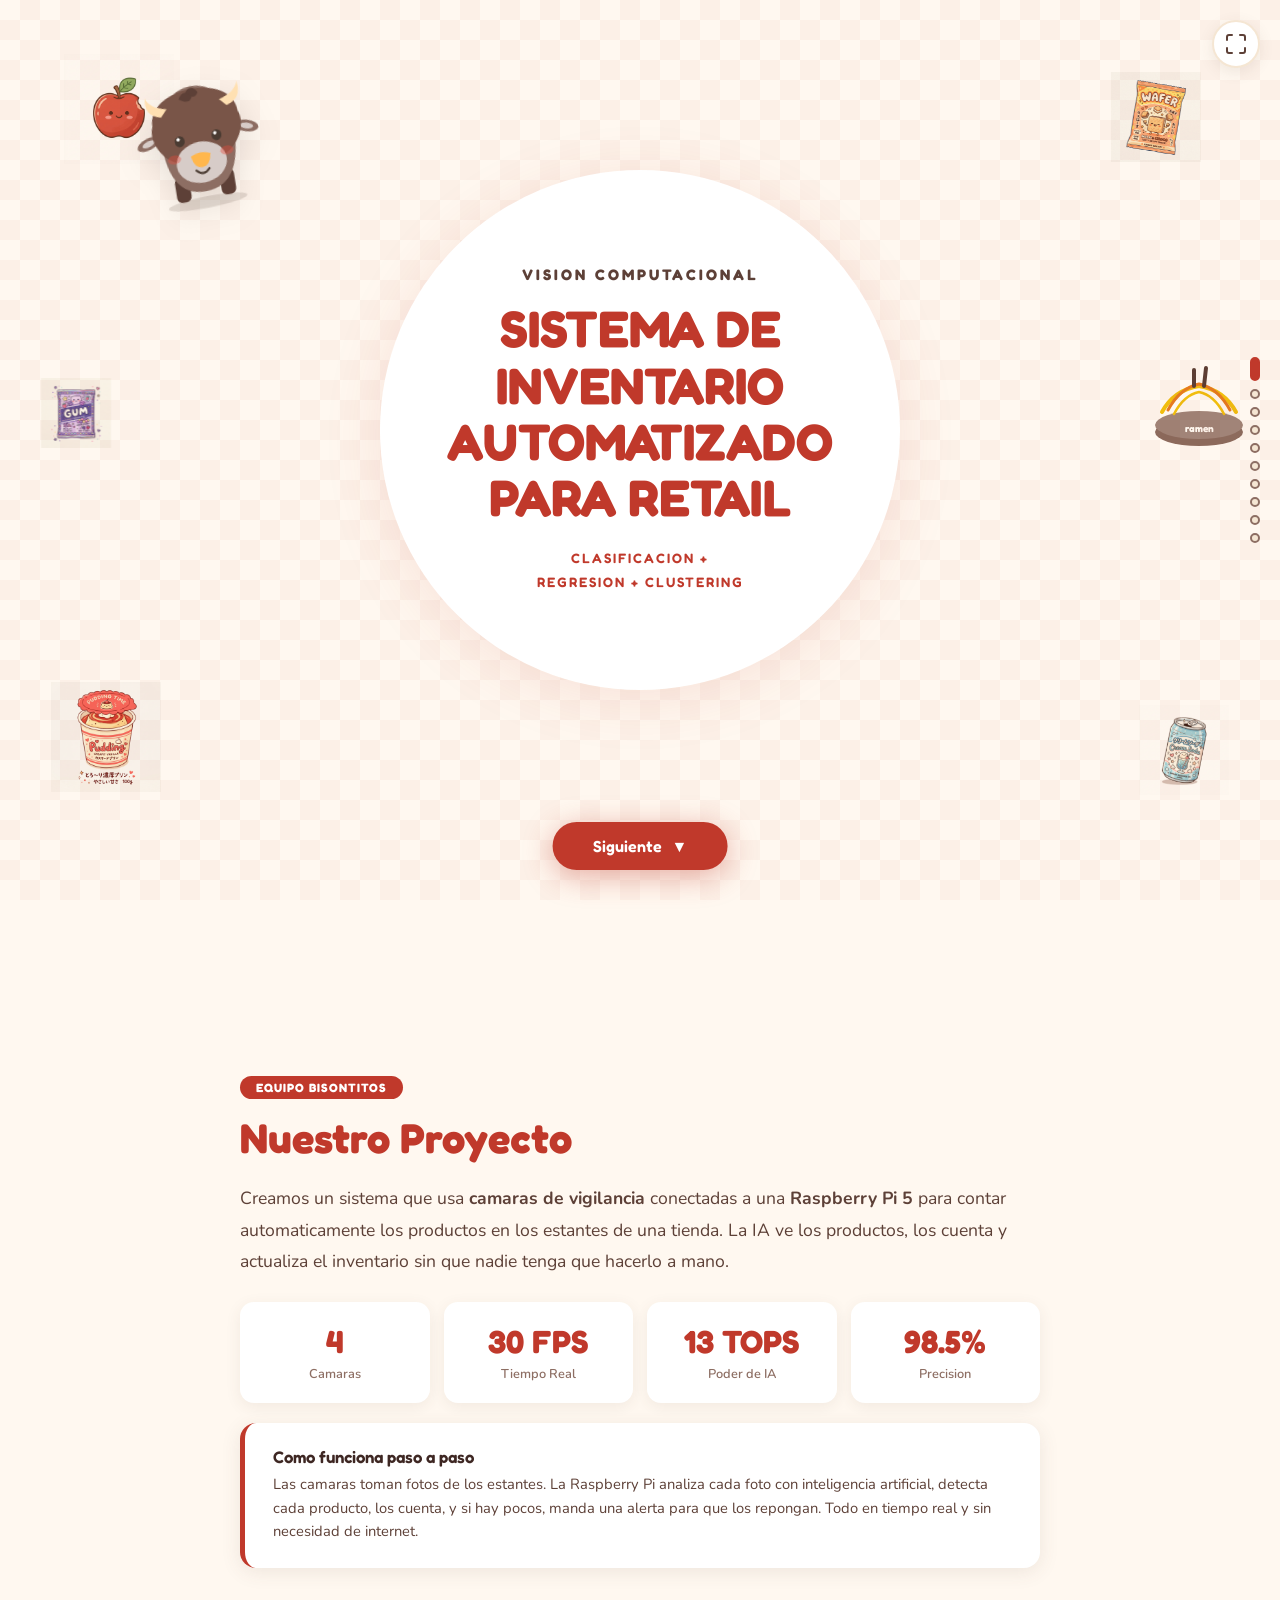
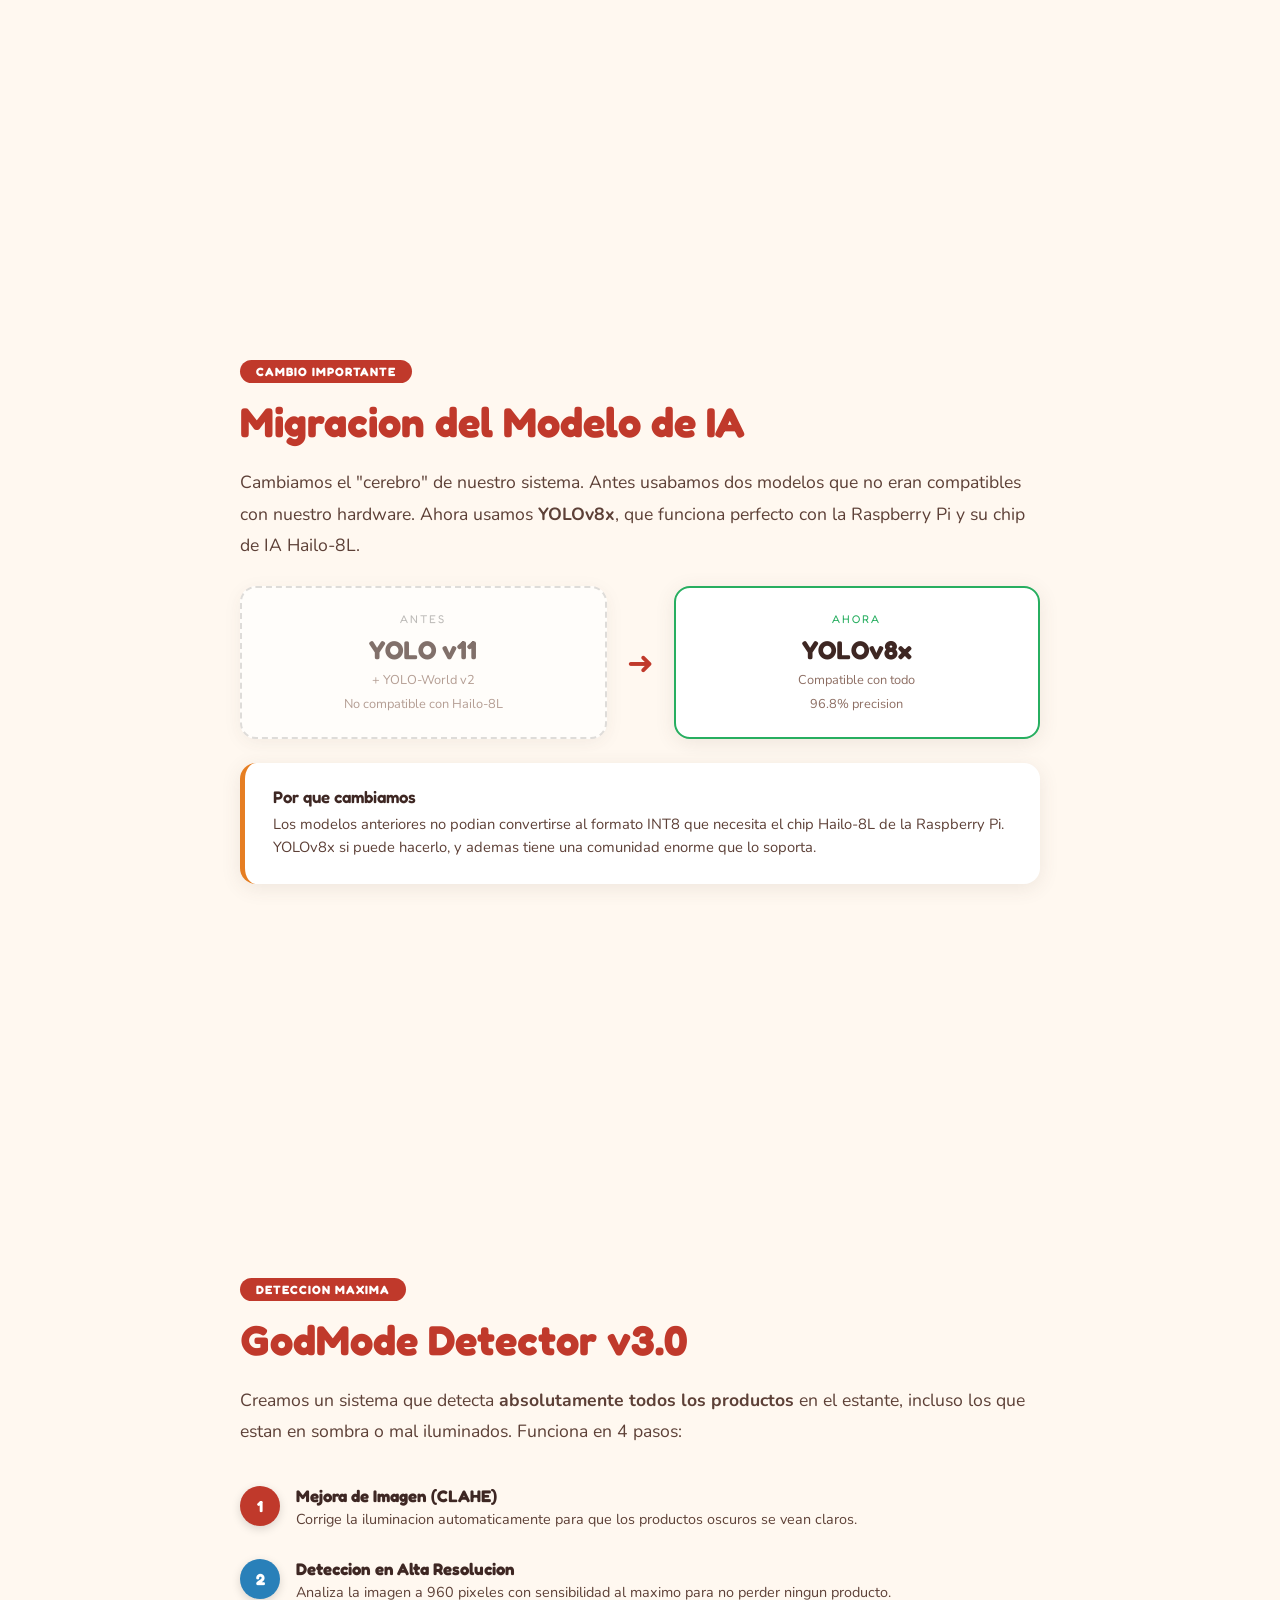
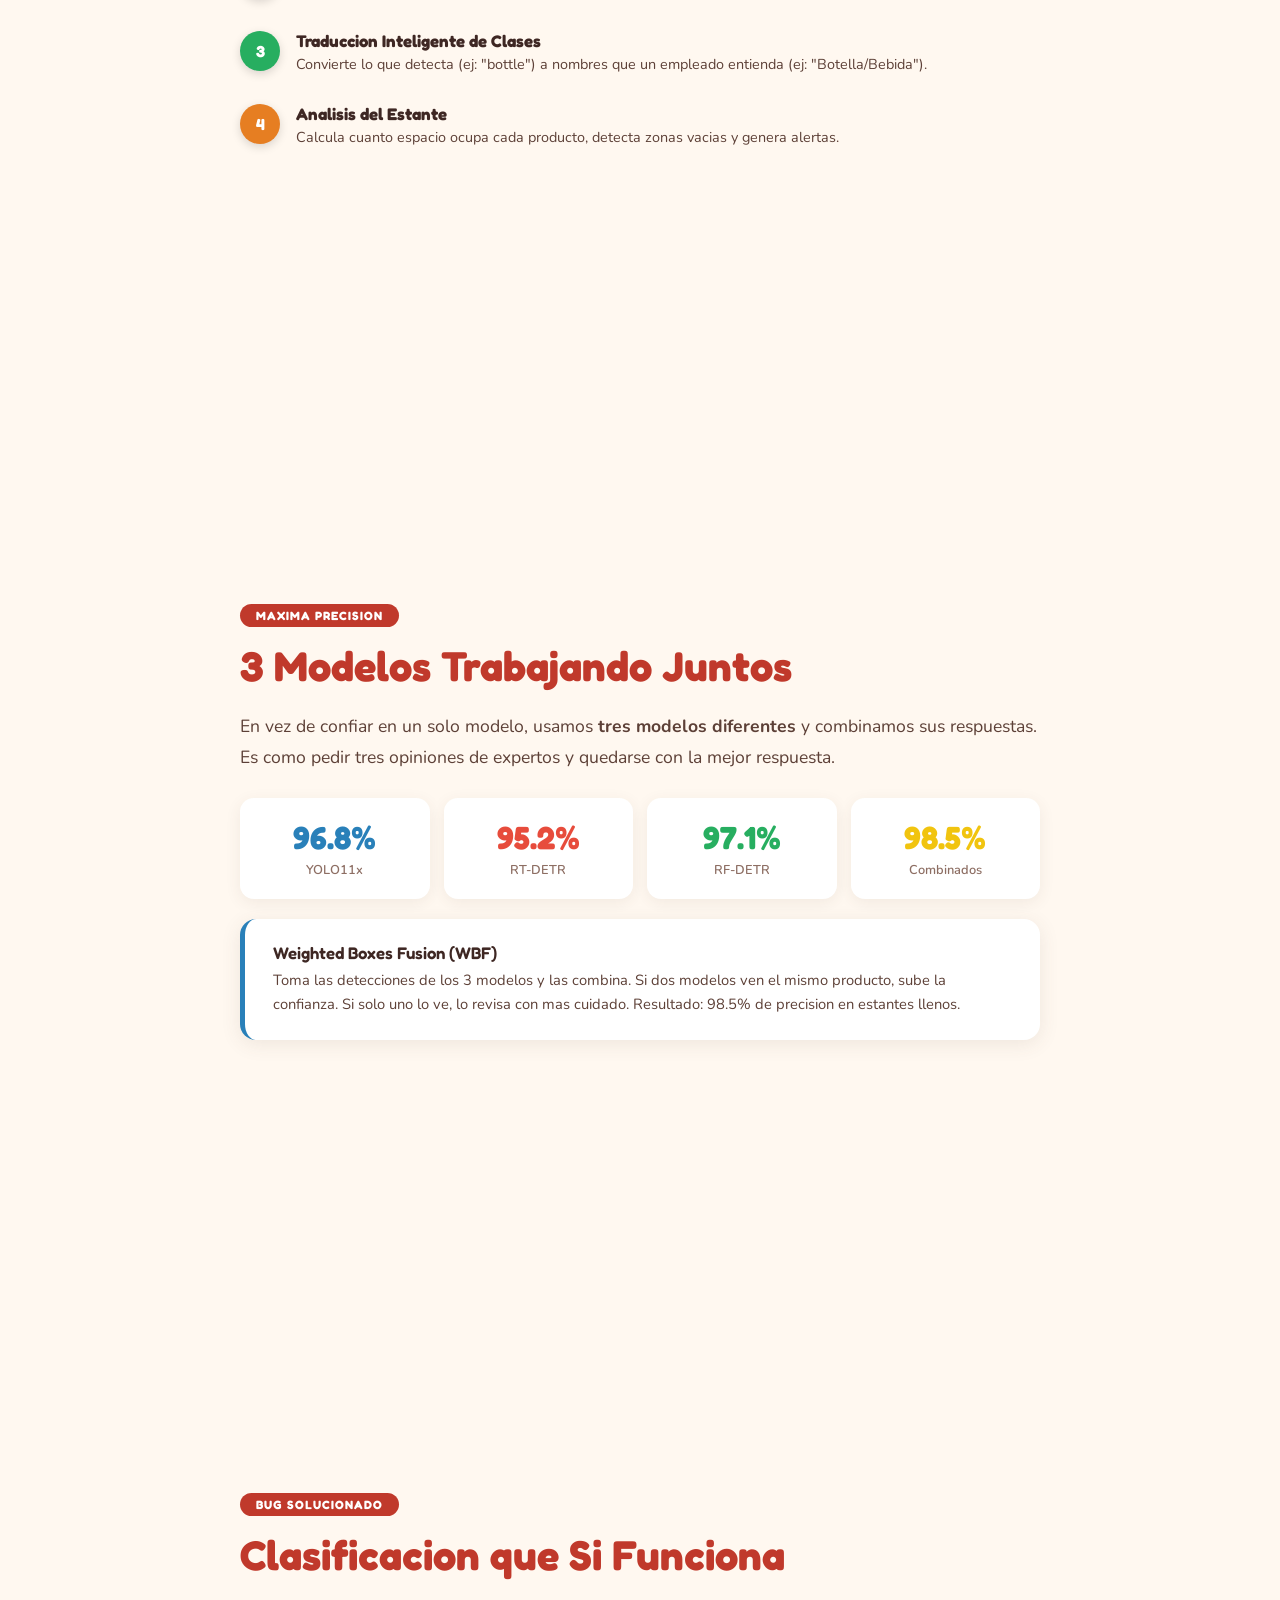
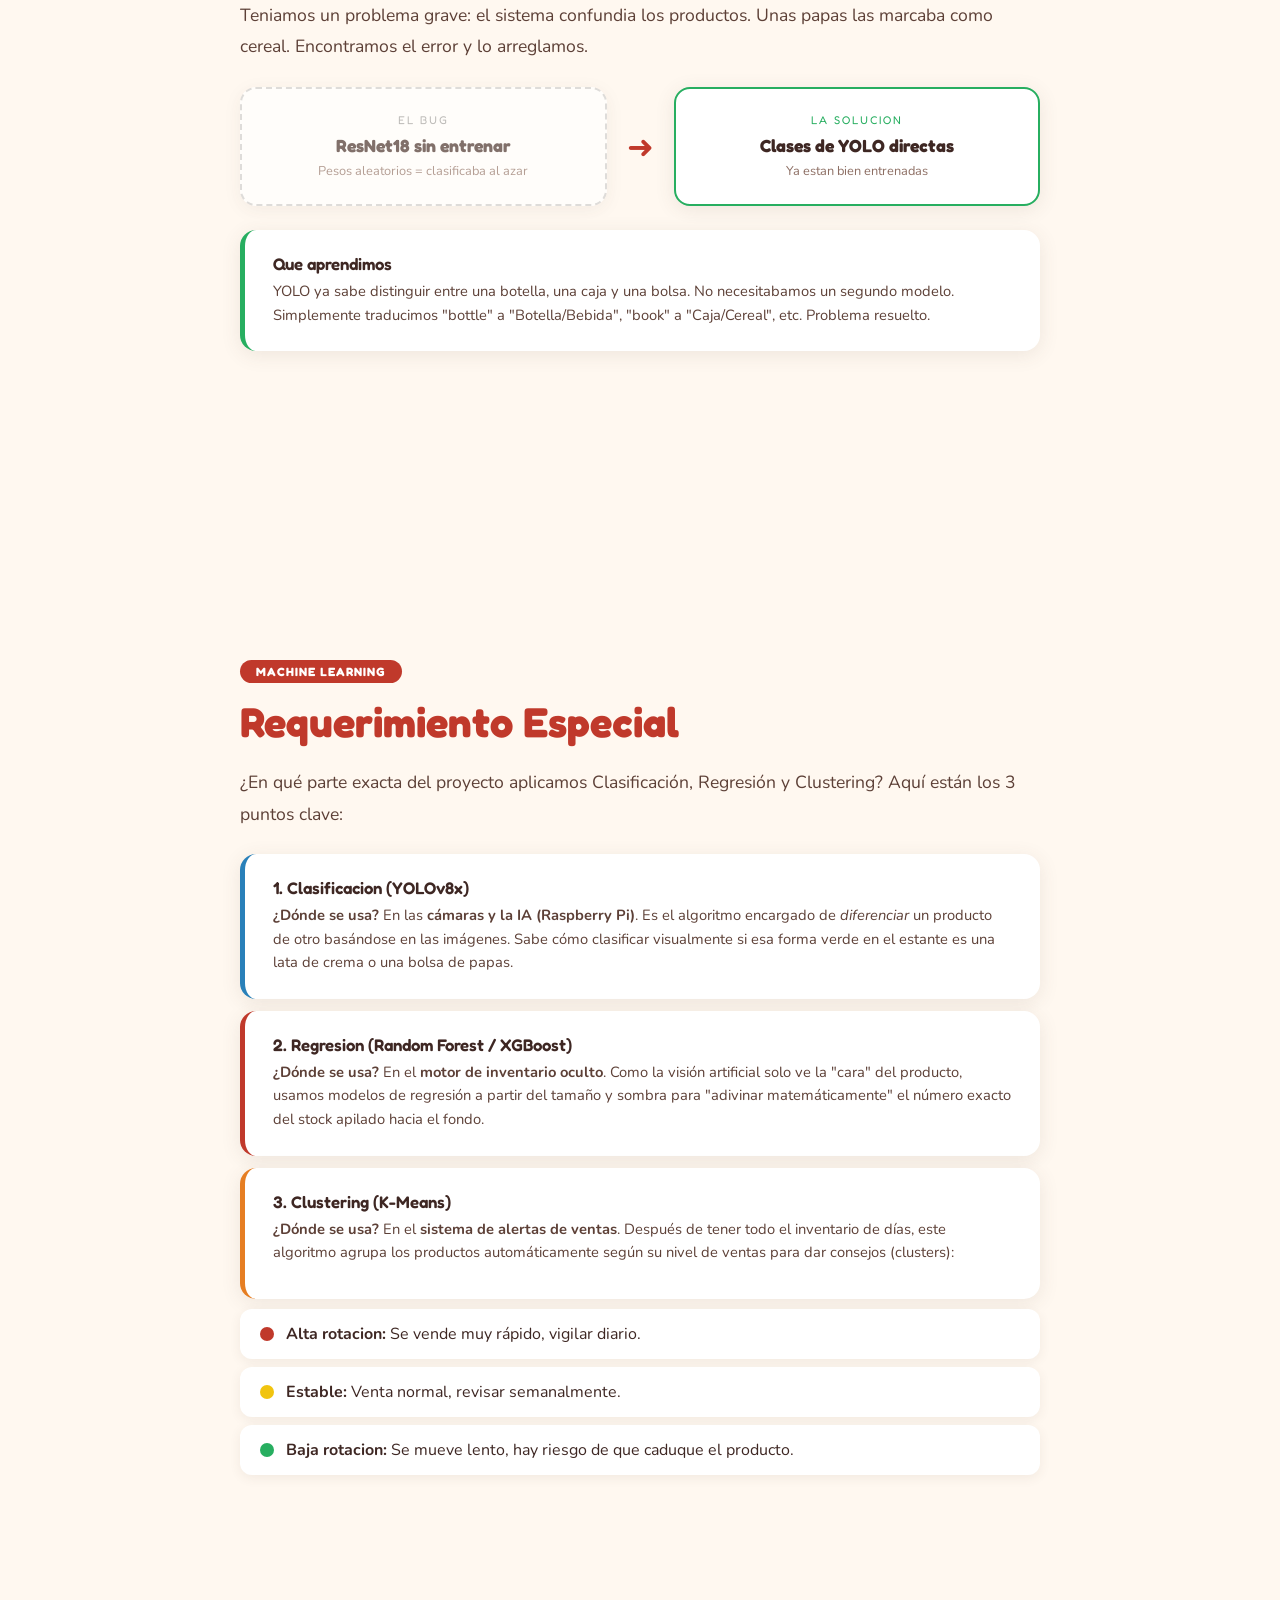
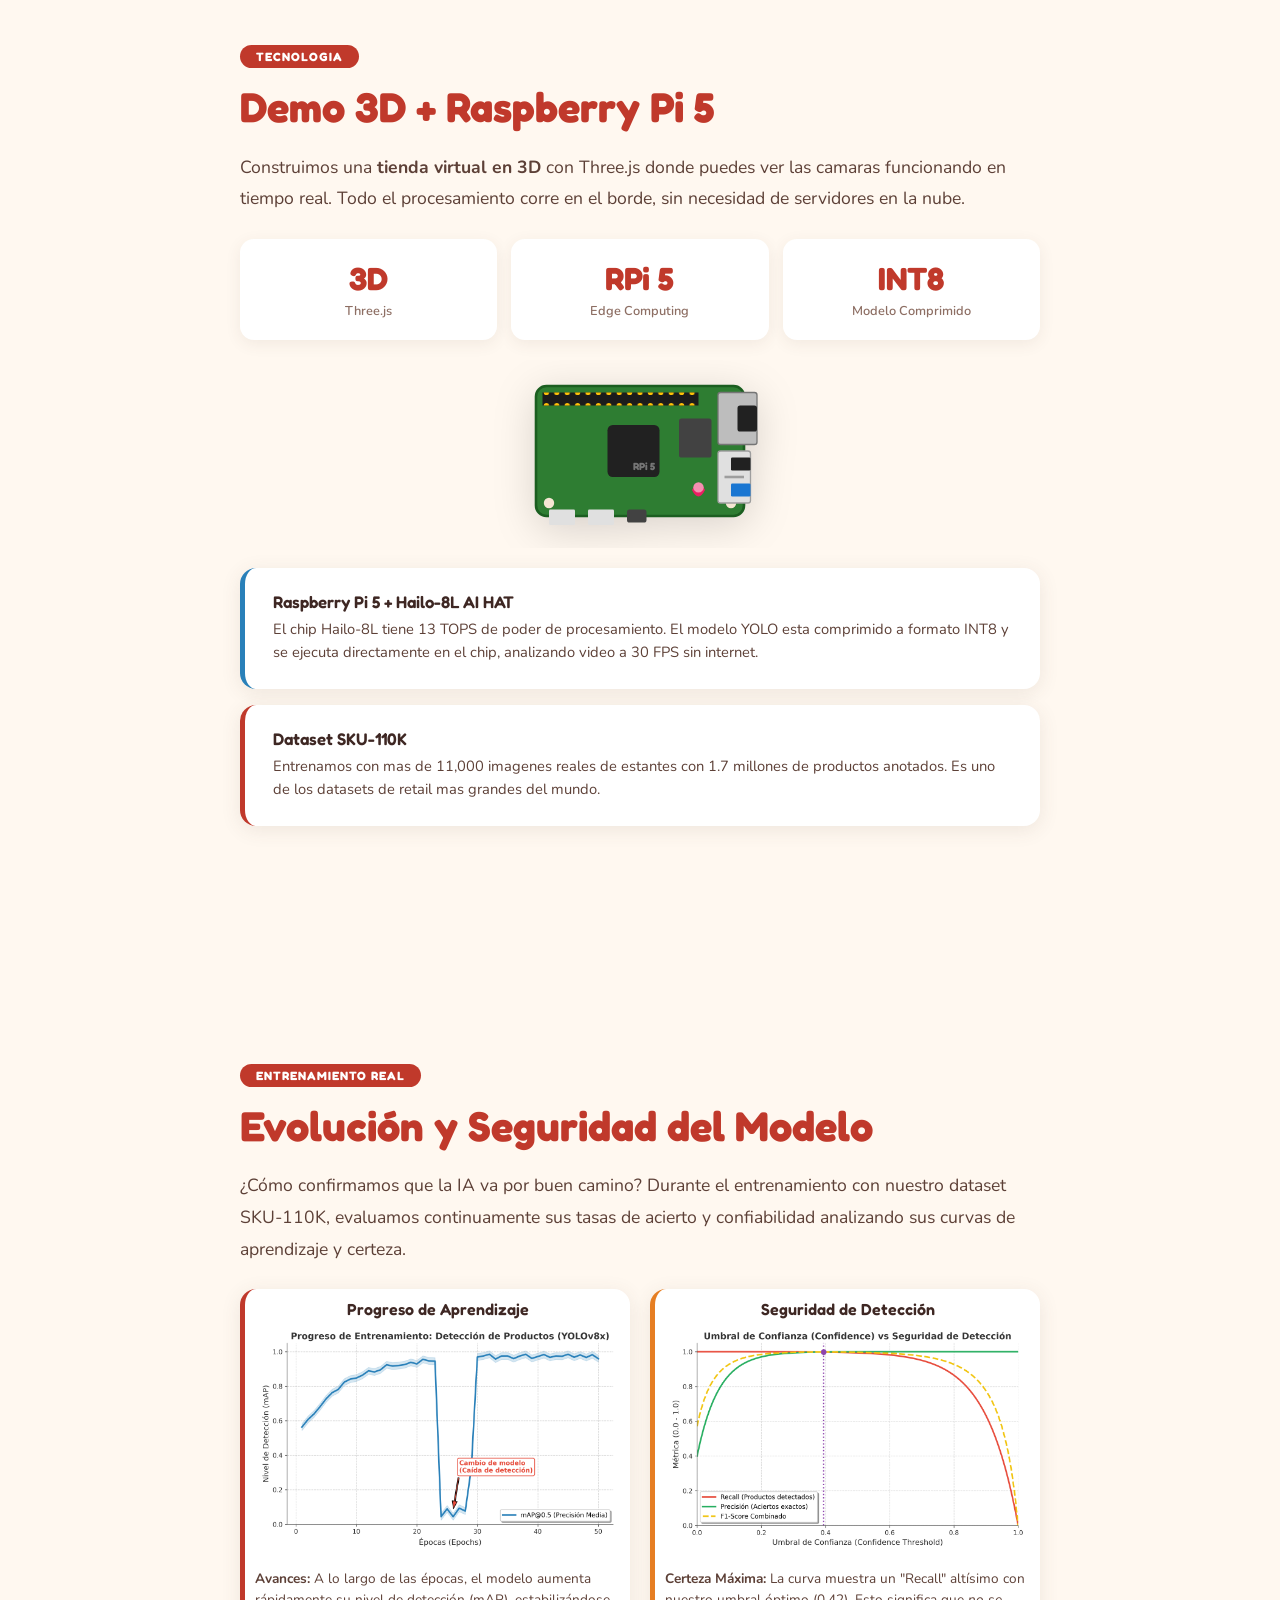
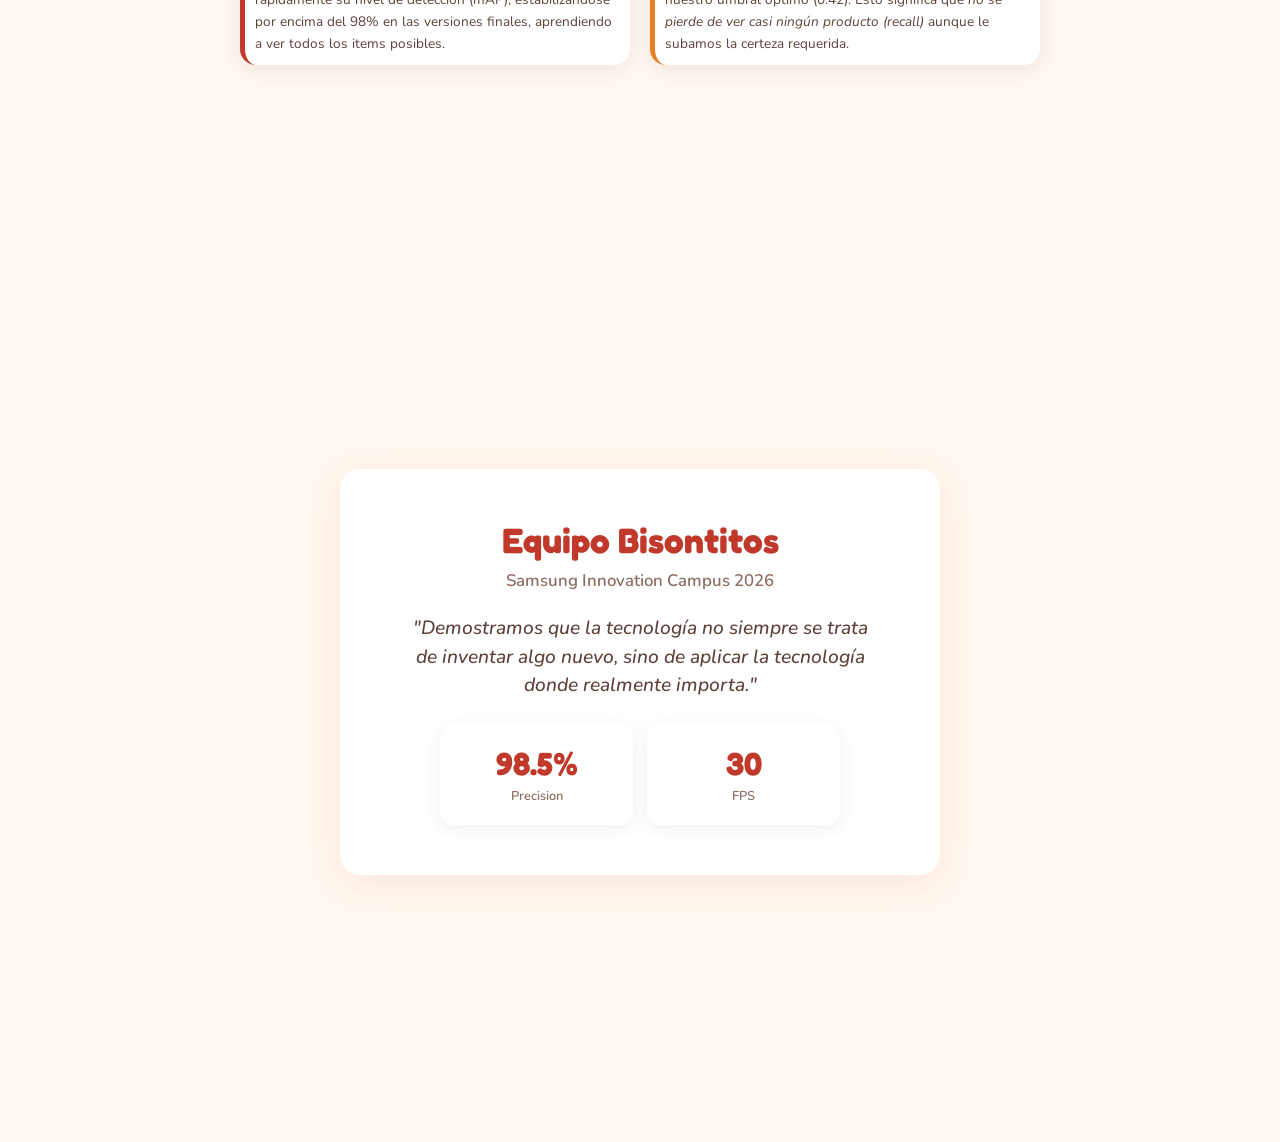
<file: Proyecto_Retail_IA_GitHub/PRESENTACION/web/index.html>
<!DOCTYPE html>
<html lang="es">
<head>
  <meta charset="UTF-8">
  <meta name="viewport" content="width=device-width, initial-scale=1.0">
  <title>Retail Vision AI - Bisontitos</title>
  <meta name="description" content="Presentacion interactiva del proyecto Retail Vision AI - Equipo Bisontitos, Samsung Innovation Campus 2026">
  <link rel="stylesheet" href="styles.css">
</head>
<body>

<div class="checkered-bg"></div>

<!-- ===== FLOATING FOOD ITEMS with real images ===== -->

<!-- APPLE: top-left, gets bitten after section 2 -->
<div class="food-item floating" id="food-apple" style="top:6%;left:5%;width:110px;height:110px;"
  data-pos-0="top:6%;left:5%"
  data-pos-1="top:12%;left:78%"
  data-pos-2="top:5%;left:4%"
  data-pos-3="top:15%;left:82%"
  data-pos-4="top:8%;left:6%"
  data-pos-5="top:18%;left:80%"
  data-pos-6="top:5%;left:5%"
  data-pos-7="top:14%;left:76%"
  data-pos-8="top:10%;left:45%"
  data-pos-9="top:8%;left:40%">
  <img src="images/apple.png" alt="" class="original">
  <div class="bite-overlay">
    <img src="images/apple_bitten.png" alt="">
  </div>
</div>

<!-- WAFER: top-right -->
<div class="food-item floating-delay" id="food-wafer" style="top:8%;right:5%;width:120px;height:90px;"
  data-pos-0="top:8%;right:5%"
  data-pos-1="top:65%;right:4%"
  data-pos-2="top:10%;right:6%"
  data-pos-3="top:60%;right:5%"
  data-pos-4="top:12%;right:4%"
  data-pos-5="top:70%;right:6%"
  data-pos-6="top:8%;right:5%"
  data-pos-7="top:55%;right:4%"
  data-pos-8="top:10%;right:40%"
  data-pos-9="top:6%;right:35%">
  <img src="images/wafer.png" alt="">
</div>

<!-- PUDDING: bottom-left -->
<div class="food-item floating-delay2" id="food-pudding" style="bottom:12%;left:4%;width:110px;height:110px;"
  data-pos-0="bottom:12%;left:4%"
  data-pos-1="bottom:18%;left:75%"
  data-pos-2="bottom:10%;left:5%"
  data-pos-3="bottom:20%;left:78%"
  data-pos-4="bottom:15%;left:3%"
  data-pos-5="bottom:25%;left:80%"
  data-pos-6="bottom:12%;left:4%"
  data-pos-7="bottom:18%;left:72%"
  data-pos-8="bottom:20%;left:35%"
  data-pos-9="bottom:10%;left:30%">
  <img src="images/pudding.png" alt="">
</div>

<!-- CREAM SODA: bottom-right -->
<div class="food-item floating" id="food-soda" style="bottom:10%;right:4%;width:90px;height:120px;"
  data-pos-0="bottom:10%;right:4%"
  data-pos-1="bottom:8%;right:72%"
  data-pos-2="bottom:12%;right:5%"
  data-pos-3="bottom:10%;right:68%"
  data-pos-4="bottom:15%;right:3%"
  data-pos-5="bottom:6%;right:74%"
  data-pos-6="bottom:10%;right:4%"
  data-pos-7="bottom:12%;right:70%"
  data-pos-8="bottom:15%;right:35%"
  data-pos-9="bottom:8%;right:30%">
  <img src="images/soda.png" alt="">
</div>

<!-- GUM: mid-left -->
<div class="food-item floating-delay" id="food-gum" style="top:42%;left:2%;width:100px;height:70px;"
  data-pos-0="top:42%;left:2%"
  data-pos-1="top:35%;left:3%"
  data-pos-2="top:50%;left:78%"
  data-pos-3="top:38%;left:2%"
  data-pos-4="top:48%;left:80%"
  data-pos-5="top:40%;left:3%"
  data-pos-6="top:52%;left:76%"
  data-pos-7="top:36%;left:2%"
  data-pos-8="top:50%;left:10%"
  data-pos-9="top:42%;left:15%">
  <img src="images/gum.png" alt="">
</div>

<!-- NOODLES: mid-right -->
<div class="food-item floating-delay2" id="food-noodles" style="top:40%;right:2%;width:110px;height:90px;"
  data-pos-0="top:40%;right:2%"
  data-pos-1="top:48%;right:3%"
  data-pos-2="top:36%;right:80%"
  data-pos-3="top:52%;right:4%"
  data-pos-4="top:38%;right:78%"
  data-pos-5="top:45%;right:3%"
  data-pos-6="top:35%;right:76%"
  data-pos-7="top:50%;right:2%"
  data-pos-8="top:35%;right:15%"
  data-pos-9="top:40%;right:20%">
  <svg viewBox="0 0 110 90">
    <ellipse cx="55" cy="72" rx="44" ry="14" fill="#8D6E63"/>
    <ellipse cx="55" cy="65" rx="44" ry="14" fill="#A1887F"/>
    <path d="M18 52 Q30 30 55 26 Q80 30 92 52" stroke="#F1C40F" stroke-width="4" fill="none" stroke-linecap="round"/>
    <path d="M24 50 Q36 28 55 24 Q74 28 86 50" stroke="#E67E22" stroke-width="3" fill="none" stroke-linecap="round"/>
    <path d="M30 54 Q40 35 55 32 Q70 35 80 54" stroke="#F1C40F" stroke-width="2.5" fill="none" stroke-linecap="round"/>
    <line x1="50" y1="10" x2="50" y2="26" stroke="#5D4037" stroke-width="4" stroke-linecap="round"/>
    <line x1="62" y1="8" x2="60" y2="26" stroke="#5D4037" stroke-width="4" stroke-linecap="round"/>
    <text x="55" y="72" text-anchor="middle" font-family="Fredoka" font-size="10" fill="#FFF" font-weight="700">ramen</text>
  </svg>
</div>


<!-- ===== PROGRESS + BUTTON ===== -->
<div class="progress-track" id="progress-track"></div>
<button class="btn-scroll" id="btn-scroll">
  Siguiente <span class="chevron">&#9660;</span>
</button>

<!-- ===== FULLSCREEN BUTTON ===== -->
<button class="btn-fullscreen" id="btn-fullscreen" title="Pantalla Completa">
  <svg viewBox="0 0 24 24" fill="none" stroke="currentColor" stroke-width="2" stroke-linecap="round" stroke-linejoin="round">
    <path d="M8 3H5a2 2 0 0 0-2 2v3m18 0V5a2 2 0 0 0-2-2h-3m0 18h3a2 2 0 0 0 2-2v-3M3 16v3a2 2 0 0 0 2 2h3" />
  </svg>
</button>

<!-- ===== BISONTE MASCOT ===== -->
<div id="bison-mascot" class="bison-mascot-container">
  <div class="bison-speech-bubble" id="bison-speech">¡Hola! Soy el asistente Bisontito.</div>
  <svg class="bison-svg mascot" viewBox="0 0 200 200" xmlns="http://www.w3.org/2000/svg">
      <g class="bison-group">
          <!-- Sombra -->
          <ellipse cx="100" cy="180" rx="60" ry="8" fill="rgba(80,60,50,0.15)" />
          <!-- Cuerpo -->
          <g class="bison-body-group">
              <!-- Patas traseras -->
              <rect x="55" y="140" width="22" height="35" rx="8" fill="var(--bison-dark)" />
              <rect x="123" y="140" width="22" height="35" rx="8" fill="var(--bison-dark)" />
              <!-- Orejas -->
              <g style="transform-origin: 35px 85px;" class="bison-ear-left">
                  <ellipse cx="25" cy="85" rx="18" ry="8" fill="var(--bison-brown)" transform="rotate(-15 35 85)" />
                  <ellipse cx="25" cy="85" rx="10" ry="4" fill="var(--bison-light)" transform="rotate(-15 35 85)" />
              </g>
              <g style="transform-origin: 165px 85px;" class="bison-ear-right">
                  <ellipse cx="175" cy="85" rx="18" ry="8" fill="var(--bison-brown)" transform="rotate(15 165 85)" />
                  <ellipse cx="175" cy="85" rx="10" ry="4" fill="var(--bison-light)" transform="rotate(15 165 85)" />
              </g>
              <!-- Cuerpo Principal -->
              <path class="bison-body" d="M 45,75 Q 40,165 100,165 Q 160,165 155,75 A 55 55 0 0 0 45,75 Z" fill="var(--bison-brown)" />
              <!-- Melena -->
              <path d="M 35,65 C 35,10 165,10 165,65 C 175,85 155,115 135,120 C 130,123 70,123 65,120 C 45,115 25,85 35,65 Z" fill="var(--bison-fur)" />
              <!-- Cuernos -->
              <path d="M 50,55 Q 25,50 30,25 Q 35,40 60,45 Z" fill="var(--bison-horn)" />
              <path d="M 150,55 Q 175,50 170,25 Q 165,40 140,45 Z" fill="var(--bison-horn)" />
              <!-- Hocico -->
              <ellipse cx="100" cy="125" rx="38" ry="28" fill="var(--bison-light)" />
              <path d="M 85,115 Q 100,108 115,115 Q 112,132 100,132 Q 88,132 85,115 Z" fill="var(--bison-nose)" />
              <!-- Ojos -->
              <g class="bison-eyes">
                  <circle cx="72" cy="92" r="7.5" fill="#4A3B32" />
                  <circle cx="70" cy="89" r="2.5" fill="white" />
                  <circle cx="128" cy="92" r="7.5" fill="#4A3B32" />
                  <circle cx="126" cy="89" r="2.5" fill="white" />
              </g>
              <!-- Sonrisa -->
              <path d="M 90,135 Q 100,145 110,135" fill="none" stroke="#4A3B32" stroke-width="3" stroke-linecap="round" />
              <!-- Mejillas -->
              <ellipse cx="60" cy="115" rx="10" ry="6" fill="#E74C3C" opacity="0.4" />
              <ellipse cx="140" cy="115" rx="10" ry="6" fill="#E74C3C" opacity="0.4" />
              <!-- Tuft -->
              <path d="M 90,30 Q 100,15 110,30 Q 105,40 90,30 Z" fill="var(--bison-dark)" />
              <path d="M 80,35 Q 90,20 100,35 Q 95,45 80,35 Z" fill="var(--bison-dark)" />
          </g>
      </g>
  </svg>
</div>


<!-- ================= SECTION 0: COVER ================= -->
<section id="sec-0">
  <div class="cover-circle">
    <p class="cover-label">Vision Computacional</p>
    <h1 class="cover-title">Sistema de Inventario Automatizado para Retail</h1>
    <p class="cover-sub">Clasificacion +<br>Regresion + Clustering</p>
  </div>
</section>


<!-- ================= SECTION 1: OVERVIEW ================= -->
<section id="sec-1">
  <div class="slide-content">
    <span class="section-tag">Equipo Bisontitos</span>
    <h2 class="section-title">Nuestro Proyecto</h2>
    <p class="section-text">
      Creamos un sistema que usa <strong>camaras de vigilancia</strong> conectadas a una 
      <strong>Raspberry Pi 5</strong> para contar automaticamente los productos en los estantes 
      de una tienda. La IA ve los productos, los cuenta y actualiza el inventario sin que 
      nadie tenga que hacerlo a mano.
    </p>
    <div class="stats-grid">
      <div class="stat"><div class="stat-val">4</div><div class="stat-lbl">Camaras</div></div>
      <div class="stat"><div class="stat-val">30 FPS</div><div class="stat-lbl">Tiempo Real</div></div>
      <div class="stat"><div class="stat-val">13 TOPS</div><div class="stat-lbl">Poder de IA</div></div>
      <div class="stat"><div class="stat-val">98.5%</div><div class="stat-lbl">Precision</div></div>
    </div>
    <div class="card">
      <div class="card-title">Como funciona paso a paso</div>
      <div class="card-text">Las camaras toman fotos de los estantes. La Raspberry Pi analiza cada foto con inteligencia artificial, detecta cada producto, los cuenta, y si hay pocos, manda una alerta para que los repongan. Todo en tiempo real y sin necesidad de internet.</div>
    </div>
  </div>
</section>


<!-- ================= SECTION 2: YOLO MIGRATION ================= -->
<section id="sec-2">
  <div class="slide-content">
    <span class="section-tag">Cambio Importante</span>
    <h2 class="section-title">Migracion del Modelo de IA</h2>
    <p class="section-text">
      Cambiamos el "cerebro" de nuestro sistema. Antes usabamos dos modelos que no eran 
      compatibles con nuestro hardware. Ahora usamos <strong>YOLOv8x</strong>, que funciona 
      perfecto con la Raspberry Pi y su chip de IA Hailo-8L.
    </p>
    <div class="vs-container">
      <div class="vs-box old">
        <div class="vs-label">Antes</div>
        <div class="vs-value">YOLO v11</div>
        <div class="vs-detail">+ YOLO-World v2</div>
        <div class="vs-detail">No compatible con Hailo-8L</div>
      </div>
      <div class="vs-arrow">&#10140;</div>
      <div class="vs-box new">
        <div class="vs-label">Ahora</div>
        <div class="vs-value">YOLOv8x</div>
        <div class="vs-detail">Compatible con todo</div>
        <div class="vs-detail">96.8% precision</div>
      </div>
    </div>
    <div class="card orange">
      <div class="card-title">Por que cambiamos</div>
      <div class="card-text">Los modelos anteriores no podian convertirse al formato INT8 que necesita el chip Hailo-8L de la Raspberry Pi. YOLOv8x si puede hacerlo, y ademas tiene una comunidad enorme que lo soporta.</div>
    </div>
  </div>
</section>


<!-- ================= SECTION 3: GODMODE DETECTOR ================= -->
<section id="sec-3">
  <div class="slide-content">
    <span class="section-tag">Deteccion Maxima</span>
    <h2 class="section-title">GodMode Detector v3.0</h2>
    <p class="section-text">
      Creamos un sistema que detecta <strong>absolutamente todos los productos</strong> en el 
      estante, incluso los que estan en sombra o mal iluminados. Funciona en 4 pasos:
    </p>
    <div class="pipeline">
      <div class="pipe-step">
        <div class="pipe-num">1</div>
        <div class="pipe-info">
          <h4>Mejora de Imagen (CLAHE)</h4>
          <p>Corrige la iluminacion automaticamente para que los productos oscuros se vean claros.</p>
        </div>
      </div>
      <div class="pipe-step">
        <div class="pipe-num blue">2</div>
        <div class="pipe-info">
          <h4>Deteccion en Alta Resolucion</h4>
          <p>Analiza la imagen a 960 pixeles con sensibilidad al maximo para no perder ningun producto.</p>
        </div>
      </div>
      <div class="pipe-step">
        <div class="pipe-num green">3</div>
        <div class="pipe-info">
          <h4>Traduccion Inteligente de Clases</h4>
          <p>Convierte lo que detecta (ej: "bottle") a nombres que un empleado entienda (ej: "Botella/Bebida").</p>
        </div>
      </div>
      <div class="pipe-step">
        <div class="pipe-num orange">4</div>
        <div class="pipe-info">
          <h4>Analisis del Estante</h4>
          <p>Calcula cuanto espacio ocupa cada producto, detecta zonas vacias y genera alertas.</p>
        </div>
      </div>
    </div>
  </div>
</section>


<!-- ================= SECTION 4: ENSEMBLE ================= -->
<section id="sec-4">
  <div class="slide-content">
    <span class="section-tag">Maxima Precision</span>
    <h2 class="section-title">3 Modelos Trabajando Juntos</h2>
    <p class="section-text">
      En vez de confiar en un solo modelo, usamos <strong>tres modelos diferentes</strong> 
      y combinamos sus respuestas. Es como pedir tres opiniones de expertos y quedarse 
      con la mejor respuesta.
    </p>
    <div class="stats-grid">
      <div class="stat"><div class="stat-val" style="color:#2980B9">96.8%</div><div class="stat-lbl">YOLO11x</div></div>
      <div class="stat"><div class="stat-val" style="color:#E74C3C">95.2%</div><div class="stat-lbl">RT-DETR</div></div>
      <div class="stat"><div class="stat-val" style="color:#27AE60">97.1%</div><div class="stat-lbl">RF-DETR</div></div>
      <div class="stat"><div class="stat-val" style="color:#F1C40F">98.5%</div><div class="stat-lbl">Combinados</div></div>
    </div>
    <div class="card blue">
      <div class="card-title">Weighted Boxes Fusion (WBF)</div>
      <div class="card-text">Toma las detecciones de los 3 modelos y las combina. Si dos modelos ven el mismo producto, sube la confianza. Si solo uno lo ve, lo revisa con mas cuidado. Resultado: 98.5% de precision en estantes llenos.</div>
    </div>
  </div>
</section>


<!-- ================= SECTION 5: CLASSIFICATION FIX ================= -->
<section id="sec-5">
  <div class="slide-content">
    <span class="section-tag">Bug Solucionado</span>
    <h2 class="section-title">Clasificacion que Si Funciona</h2>
    <p class="section-text">
      Teniamos un problema grave: el sistema confundia los productos. Unas papas las 
      marcaba como cereal. Encontramos el error y lo arreglamos.
    </p>
    <div class="vs-container">
      <div class="vs-box old">
        <div class="vs-label">El Bug</div>
        <div class="vs-value" style="font-size:1.1rem">ResNet18 sin entrenar</div>
        <div class="vs-detail">Pesos aleatorios = clasificaba al azar</div>
      </div>
      <div class="vs-arrow">&#10140;</div>
      <div class="vs-box new">
        <div class="vs-label">La Solucion</div>
        <div class="vs-value" style="font-size:1.1rem">Clases de YOLO directas</div>
        <div class="vs-detail">Ya estan bien entrenadas</div>
      </div>
    </div>
    <div class="card green">
      <div class="card-title">Que aprendimos</div>
      <div class="card-text">YOLO ya sabe distinguir entre una botella, una caja y una bolsa. No necesitabamos un segundo modelo. Simplemente traducimos "bottle" a "Botella/Bebida", "book" a "Caja/Cereal", etc. Problema resuelto.</div>
    </div>
  </div>
</section>


<!-- ================= SECTION 6: ML PIPELINE ================= -->
<section id="sec-6">
  <div class="slide-content">
    <span class="section-tag">Machine Learning</span>
    <h2 class="section-title">Requerimiento Especial</h2>
    <p class="section-text">
      ¿En qué parte exacta del proyecto aplicamos Clasificación, Regresión y Clustering? Aquí están los 3 puntos clave:
    </p>

    <div class="card blue" style="margin-bottom:12px;">
      <div class="card-title">1. Clasificacion (YOLOv8x)</div>
      <div class="card-text"><strong>¿Dónde se usa?</strong> En las <strong>cámaras y la IA (Raspberry Pi)</strong>. Es el algoritmo encargado de <em>diferenciar</em> un producto de otro basándose en las imágenes. Sabe cómo clasificar visualmente si esa forma verde en el estante es una lata de crema o una bolsa de papas.</div>
    </div>

    <div class="card" style="margin-bottom:12px;">
      <div class="card-title">2. Regresion (Random Forest / XGBoost)</div>
      <div class="card-text"><strong>¿Dónde se usa?</strong> En el <strong>motor de inventario oculto</strong>. Como la visión artificial solo ve la "cara" del producto, usamos modelos de regresión a partir del tamaño y sombra para "adivinar matemáticamente" el número exacto del stock apilado hacia el fondo.</div>
    </div>

    <div class="card orange" style="margin-bottom:10px;">
      <div class="card-title">3. Clustering (K-Means)</div>
      <div class="card-text" style="padding-bottom:10px;"><strong>¿Dónde se usa?</strong> En el <strong>sistema de alertas de ventas</strong>. Después de tener todo el inventario de días, este algoritmo agrupa los productos automáticamente según su nivel de ventas para dar consejos (clusters):</div>
    </div>
    <div class="cluster-row" style="margin-bottom:8px;">
      <span class="cdot r"></span>
      <span><strong>Alta rotacion:</strong> Se vende muy rápido, vigilar diario.</span>
    </div>
    <div class="cluster-row" style="margin-bottom:8px;">
      <span class="cdot y"></span>
      <span><strong>Estable:</strong> Venta normal, revisar semanalmente.</span>
    </div>
    <div class="cluster-row">
      <span class="cdot g"></span>
      <span><strong>Baja rotacion:</strong> Se mueve lento, hay riesgo de que caduque el producto.</span>
    </div>
  </div>
</section>


<!-- ================= SECTION 7: 3D + EDGE ================= -->
<section id="sec-7">
  <div class="slide-content">
    <span class="section-tag">Tecnologia</span>
    <h2 class="section-title">Demo 3D + Raspberry Pi 5</h2>
    <p class="section-text">
      Construimos una <strong>tienda virtual en 3D</strong> con Three.js donde puedes ver 
      las camaras funcionando en tiempo real. Todo el procesamiento corre en el borde, 
      sin necesidad de servidores en la nube.
    </p>
    <div class="stats-grid">
      <div class="stat"><div class="stat-val">3D</div><div class="stat-lbl">Three.js</div></div>
      <div class="stat"><div class="stat-val">RPi 5</div><div class="stat-lbl">Edge Computing</div></div>
      <div class="stat"><div class="stat-val">INT8</div><div class="stat-lbl">Modelo Comprimido</div></div>
    </div>
    <div class="inline-img" style="text-align:center; box-shadow:none; background:transparent;">
      <!-- Custom SVG Raspberry Pi -->
      <svg viewBox="0 0 200 140" style="max-width:260px; display:inline-block; filter: drop-shadow(0 8px 20px rgba(0,0,0,0.15));">
        <!-- Main Board -->
        <rect x="20" y="20" width="160" height="100" rx="8" fill="#2E7D32" stroke="#1B5E20" stroke-width="2"/>
        <!-- Mounting Holes -->
        <circle cx="30" cy="30" r="4" fill="#F5E6D3"/>
        <circle cx="170" cy="30" r="4" fill="#F5E6D3"/>
        <circle cx="30" cy="110" r="4" fill="#F5E6D3"/>
        <circle cx="170" cy="110" r="4" fill="#F5E6D3"/>
        <!-- CPU Chip -->
        <rect x="75" y="50" width="40" height="40" rx="4" fill="#212121"/>
        <!-- Memory Chip -->
        <rect x="130" y="45" width="25" height="30" rx="2" fill="#424242"/>
        <!-- GPIO Pins -->
        <rect x="25" y="25" width="120" height="10" fill="#1C1C1C"/>
        <pattern id="pins" x="0" y="0" width="8" height="10" patternUnits="userSpaceOnUse">
          <circle cx="4" cy="5" r="2" fill="#FFC107"/>
        </pattern>
        <rect x="25" y="25" width="120" height="10" fill="url(#pins)"/>
        <!-- USB Ports -->
        <rect x="160" y="70" width="25" height="40" rx="2" fill="#E0E0E0" stroke="#9E9E9E"/>
        <line x1="165" y1="90" x2="180" y2="90" stroke="#9E9E9E" stroke-width="2"/>
        <rect x="170" y="75" width="15" height="10" rx="1" fill="#212121"/>
        <rect x="170" y="95" width="15" height="10" rx="1" fill="#1976D2"/> <!-- USB 3.0 -->
        <!-- Ethernet Port -->
        <rect x="160" y="25" width="30" height="40" rx="2" fill="#BDBDBD" stroke="#757575"/>
        <rect x="175" y="35" width="15" height="20" rx="2" fill="#212121"/>
        <!-- Micro HDMI -->
        <rect x="30" y="115" width="20" height="12" rx="1" fill="#E0E0E0"/>
        <rect x="60" y="115" width="20" height="12" rx="1" fill="#E0E0E0"/>
        <!-- Power Type-C -->
        <rect x="90" y="115" width="15" height="10" rx="2" fill="#424242"/>
        <!-- Brand / Decor -->
        <path d="M140 100 Q145 90 150 100 Q145 110 140 100" fill="#E91E63"/>
        <circle cx="145" cy="98" r="4" fill="#F48FB1"/>
        <text x="95" y="85" font-family="Fredoka" font-size="8" font-weight="bold" fill="#757575">RPi 5</text>
      </svg>
    </div>
    <div class="card blue">
      <div class="card-title">Raspberry Pi 5 + Hailo-8L AI HAT</div>
      <div class="card-text">El chip Hailo-8L tiene 13 TOPS de poder de procesamiento. El modelo YOLO esta comprimido a formato INT8 y se ejecuta directamente en el chip, analizando video a 30 FPS sin internet.</div>
    </div>
    <div class="card">
      <div class="card-title">Dataset SKU-110K</div>
      <div class="card-text">Entrenamos con mas de 11,000 imagenes reales de estantes con 1.7 millones de productos anotados. Es uno de los datasets de retail mas grandes del mundo.</div>
    </div>
  </div>
</section>


<!-- ================= SECTION 8: METRICS & GRAPHS ================= -->
<section id="sec-8">
  <div class="slide-content">
    <span class="section-tag">Entrenamiento Real</span>
    <h2 class="section-title">Evolución y Seguridad del Modelo</h2>
    <p class="section-text">
      ¿Cómo confirmamos que la IA va por buen camino? Durante el entrenamiento con nuestro
      dataset SKU-110K, evaluamos continuamente sus tasas de acierto y confiabilidad analizando sus curvas de aprendizaje y certeza.
    </p>

    <!-- Graphs Container -->
    <div style="display: flex; gap: 20px; flex-wrap: wrap; justify-content: center; margin-top: 10px;">
      
      <!-- Graph 1 -->
      <div class="card" style="flex: 1; min-width: 300px; padding: 10px;">
        <div class="card-title" style="font-size: 1rem; text-align: center;">Progreso de Aprendizaje</div>
        <img src="images/training_progress.png" alt="Curva de Entrenamiento" style="width: 100%; border-radius: 8px;">
        <p class="card-text" style="font-size: 0.85rem; margin-top: 8px;">
          <strong>Avances:</strong> A lo largo de las épocas, el modelo aumenta rápidamente su nivel de detección (mAP), estabilizándose por encima del 98% en las versiones finales, aprendiendo a ver todos los items posibles.
        </p>
      </div>

      <!-- Graph 2 -->
      <div class="card orange" style="flex: 1; min-width: 300px; padding: 10px;">
        <div class="card-title" style="font-size: 1rem; text-align: center;">Seguridad de Detección</div>
        <img src="images/confidence_curve.png" alt="Curva de Confianza vs Recall" style="width: 100%; border-radius: 8px;">
        <p class="card-text" style="font-size: 0.85rem; margin-top: 8px;">
          <strong>Certeza Máxima:</strong> La curva muestra un "Recall" altísimo con nuestro umbral óptimo (0.42). Esto significa que <em>no se pierde de ver casi ningún producto (recall)</em> aunque le subamos la certeza requerida.
        </p>
      </div>
      
    </div>
  </div>
</section>


<!-- ================= SECTION 9: CONCLUSION ================= -->
<section id="sec-9">
  <div class="footer-card">
    <p class="footer-team">Equipo Bisontitos</p>
    <p class="footer-sub">Samsung Innovation Campus 2026</p>
    <br>
    <p class="section-text" style="text-align:center;max-width:480px;margin:0 auto; font-size: 1.2rem; font-weight: 500; font-style: italic; line-height: 1.5;">
      "Demostramos que la tecnología no siempre se trata de inventar algo nuevo, sino de aplicar la tecnología donde realmente importa."
    </p>
    <div class="stats-grid" style="max-width:400px;margin:24px auto 0;">
      <div class="stat"><div class="stat-val">98.5%</div><div class="stat-lbl">Precision</div></div>
      <div class="stat"><div class="stat-val">30</div><div class="stat-lbl">FPS</div></div>
    </div>
  </div>
</section>


<script src="app.js"></script>
</body>
</html>
</file>
<file: Proyecto_Retail_IA_GitHub/PRESENTACION/web/styles.css>
@import url('https://fonts.googleapis.com/css2?family=Fredoka:wght@400;500;600;700&family=Nunito:wght@400;600;700;800&display=swap');

:root {
  --red: #C0392B;
  --red-dark: #96281B;
  --red-light: #E74C3C;
  --pink-bg: #F7E1D7;
  --beige: #F5E6D3;
  --cream: #FFF8F0;
  --cream-warm: #FDEBD3;
  --brown: #5D4037;
  --brown-light: #8D6E63;
  --green: #27AE60;
  --blue: #2980B9;
  --orange: #E67E22;
  --yellow: #F1C40F;
  --text: #3E2723;
  --text-body: #5D4037;
  --white: #FFFFFF;
}

*, *::before, *::after { box-sizing: border-box; margin: 0; padding: 0; }

html {
  scroll-behavior: smooth;
  scroll-snap-type: y mandatory;
  overflow-y: scroll;
  overflow-x: hidden;
}

body {
  font-family: 'Nunito', sans-serif;
  color: var(--text);
  background: var(--cream);
}

/* =================== ANIMATED CHECKERED BG =================== */
.checkered-bg {
  position: fixed; inset: 0; z-index: -1; pointer-events: none;
  background-color: var(--cream);
  background-image:
    linear-gradient(45deg, var(--pink-bg) 25%, transparent 25%),
    linear-gradient(-45deg, var(--pink-bg) 25%, transparent 25%),
    linear-gradient(45deg, transparent 75%, var(--pink-bg) 75%),
    linear-gradient(-45deg, transparent 75%, var(--pink-bg) 75%);
  background-size: 40px 40px;
  background-position: 0 0, 0 20px, 20px -20px, -20px 0px;
  opacity: 0.35;
  animation: bgDrift 20s linear infinite;
}

@keyframes bgDrift {
  0% { background-position: 0 0, 0 20px, 20px -20px, -20px 0px; }
  100% { background-position: 40px 40px, 40px 60px, 60px 20px, 20px 40px; }
}

/* =================== SECTIONS =================== */
section {
  min-height: 100vh;
  scroll-snap-align: start;
  position: relative;
  display: flex;
  flex-direction: column;
  align-items: center;
  justify-content: center;
  padding: 60px 40px 100px;
  overflow: hidden;
}

/* =================== FLOATING FOOD ITEMS =================== */
.food-item {
  position: fixed;
  z-index: 5;
  pointer-events: none;
  mix-blend-mode: multiply;
  transition: all 1s cubic-bezier(0.34, 1.56, 0.64, 1);
}

.food-item img {
  width: 100%;
  height: 100%;
  object-fit: contain;
  display: block;
}

/* Bite overlay — hidden by default, shown via JS class */
.food-item .bite-overlay {
  position: absolute;
  inset: 0;
  opacity: 0;
  transition: opacity 0.6s ease;
}
.food-item .bite-overlay img {
  width: 100%;
  height: 100%;
  object-fit: contain;
}
.food-item.bitten .bite-overlay { opacity: 1; }
.food-item.bitten .original { opacity: 0; transition: opacity 0.4s ease; }

/* Wobble animation on section change */
.food-item.wobble { animation: wobbleFood 0.8s ease; }
@keyframes wobbleFood {
  0% { transform: rotate(0deg) scale(1); }
  20% { transform: rotate(8deg) scale(1.1); }
  40% { transform: rotate(-6deg) scale(0.95); }
  60% { transform: rotate(4deg) scale(1.05); }
  80% { transform: rotate(-2deg) scale(0.98); }
  100% { transform: rotate(0deg) scale(1); }
}

/* Bounce in on appear */
.food-item.bounce { animation: bounceIn 0.7s cubic-bezier(0.34, 1.56, 0.64, 1); }
@keyframes bounceIn {
  0% { transform: scale(0); opacity: 0; }
  60% { transform: scale(1.15); opacity: 1; }
  100% { transform: scale(1); opacity: 1; }
}

/* Spin */
.food-item.spin { animation: spinOnce 0.8s ease; }
@keyframes spinOnce {
  0% { transform: rotate(0deg); }
  100% { transform: rotate(360deg); }
}

/* Float animation */
.food-item.floating { animation: floatSmooth 4s ease-in-out infinite; }
.food-item.floating-delay { animation: floatSmooth 4.5s ease-in-out infinite 0.8s; }
.food-item.floating-delay2 { animation: floatSmooth 5s ease-in-out infinite 1.5s; }

@keyframes floatSmooth {
  0%, 100% { transform: translateY(0) rotate(var(--rot, 0deg)); }
  50% { transform: translateY(-14px) rotate(calc(var(--rot, 0deg) + 3deg)); }
}

/* =================== COVER =================== */
.cover-circle {
  width: min(520px, 80vw);
  height: min(520px, 80vw);
  border-radius: 50%;
  background: var(--white);
  display: flex;
  flex-direction: column;
  align-items: center;
  justify-content: center;
  text-align: center;
  padding: 40px;
  box-shadow: 0 8px 60px rgba(192,57,43,0.12);
  position: relative;
  z-index: 10;
  animation: coverPulse 4s ease-in-out infinite;
}

@keyframes coverPulse {
  0%, 100% { box-shadow: 0 8px 60px rgba(192,57,43,0.12); }
  50% { box-shadow: 0 12px 80px rgba(192,57,43,0.2); }
}

.cover-label {
  font-family: 'Fredoka', sans-serif;
  font-size: clamp(0.7rem, 1.5vw, 0.95rem);
  font-weight: 700;
  color: var(--brown);
  text-transform: uppercase;
  letter-spacing: 3px;
  margin-bottom: 16px;
}

.cover-title {
  font-family: 'Fredoka', sans-serif;
  font-size: clamp(1.8rem, 5vw, 3.2rem);
  font-weight: 700;
  color: var(--red);
  line-height: 1.1;
  text-transform: uppercase;
  margin-bottom: 20px;
}

.cover-sub {
  font-family: 'Fredoka', sans-serif;
  font-size: clamp(0.65rem, 1.2vw, 0.85rem);
  font-weight: 600;
  color: var(--red);
  text-transform: uppercase;
  letter-spacing: 2px;
  line-height: 1.8;
}

/* =================== SCROLL BUTTON =================== */
.btn-scroll {
  position: fixed;
  bottom: 30px;
  left: 50%;
  transform: translateX(-50%);
  z-index: 999;
  background: var(--red);
  color: var(--white);
  font-family: 'Fredoka', sans-serif;
  font-size: 1rem;
  font-weight: 600;
  padding: 14px 40px;
  border: none;
  border-radius: 50px;
  cursor: pointer;
  box-shadow: 0 6px 30px rgba(192,57,43,0.4);
  transition: all 0.3s ease;
  display: flex;
  align-items: center;
  gap: 10px;
}

.btn-scroll:hover {
  background: var(--red-dark);
  transform: translateX(-50%) translateY(-3px);
  box-shadow: 0 10px 40px rgba(192,57,43,0.5);
}

.btn-scroll .chevron {
  display: inline-block;
  animation: bounceDown 1.5s ease-in-out infinite;
}
.btn-scroll.at-end { opacity: 0; pointer-events: none; }

@keyframes bounceDown {
  0%, 100% { transform: translateY(0); }
  50% { transform: translateY(5px); }
}

/* =================== FULLSCREEN BUTTON =================== */
.btn-fullscreen {
  position: fixed;
  top: 20px;
  right: 20px;
  z-index: 1000;
  background: var(--white);
  border: 2px solid var(--beige);
  border-radius: 50%;
  width: 48px;
  height: 48px;
  display: flex;
  align-items: center;
  justify-content: center;
  cursor: pointer;
  color: var(--brown);
  box-shadow: 0 4px 15px rgba(93,64,55,0.1);
  transition: all 0.3s ease;
}

.btn-fullscreen:hover {
  background: var(--pink-bg);
  transform: scale(1.1);
}

.btn-fullscreen svg {
  width: 24px;
  height: 24px;
}

/* =================== SLIDE CONTENT =================== */
.slide-content {
  max-width: 800px;
  width: 100%;
  position: relative;
  z-index: 10;
}

.section-tag {
  font-family: 'Fredoka', sans-serif;
  font-size: 0.75rem;
  font-weight: 700;
  color: var(--white);
  background: var(--red);
  padding: 4px 16px;
  border-radius: 50px;
  display: inline-block;
  letter-spacing: 1px;
  text-transform: uppercase;
  margin-bottom: 14px;
  animation: tagSlideIn 0.6s ease-out;
}
@keyframes tagSlideIn {
  from { transform: translateX(-20px); opacity: 0; }
  to { transform: translateX(0); opacity: 1; }
}

.section-title {
  font-family: 'Fredoka', sans-serif;
  font-size: clamp(1.6rem, 4vw, 2.6rem);
  font-weight: 700;
  color: var(--red);
  line-height: 1.2;
  margin-bottom: 20px;
}

.section-text {
  font-size: clamp(0.95rem, 1.8vw, 1.1rem);
  line-height: 1.8;
  color: var(--text-body);
  margin-bottom: 24px;
}

/* =================== CARDS =================== */
.card {
  background: var(--white);
  border-radius: 16px;
  padding: 24px 28px;
  margin-bottom: 16px;
  box-shadow: 0 4px 20px rgba(93,64,55,0.1);
  border-left: 5px solid var(--red);
  opacity: 0;
  transform: translateY(40px);
  transition: all 0.6s cubic-bezier(0.25, 0.46, 0.45, 0.94);
}
.card.visible { opacity: 1; transform: translateY(0); }
.card.green { border-left-color: var(--green); }
.card.blue { border-left-color: var(--blue); }
.card.orange { border-left-color: var(--orange); }

.card:hover {
  transform: translateY(-4px);
  box-shadow: 0 8px 30px rgba(93,64,55,0.15);
}

.card-title {
  font-family: 'Fredoka', sans-serif;
  font-size: 1.05rem;
  font-weight: 600;
  color: var(--text);
  margin-bottom: 6px;
}

.card-text {
  font-size: 0.92rem;
  color: var(--text-body);
  line-height: 1.6;
}

/* =================== INLINE IMAGE =================== */
.inline-img {
  border-radius: 16px;
  overflow: hidden;
  margin: 20px 0;
  box-shadow: 0 6px 30px rgba(93,64,55,0.12);
  opacity: 0;
  transform: translateY(30px) scale(0.95);
  transition: all 0.7s ease;
}
.inline-img.visible { opacity: 1; transform: translateY(0) scale(1); }
.inline-img img {
  width: 100%;
  display: block;
}

/* =================== VS COMPARISON =================== */
.vs-container {
  display: flex;
  align-items: center;
  gap: 20px;
  margin: 24px 0;
  opacity: 0;
  transform: translateY(40px);
  transition: all 0.6s ease 0.2s;
}
.vs-container.visible { opacity: 1; transform: translateY(0); }

.vs-box {
  flex: 1;
  background: var(--white);
  border-radius: 16px;
  padding: 24px;
  text-align: center;
  box-shadow: 0 4px 20px rgba(93,64,55,0.1);
  transition: all 0.3s ease;
}
.vs-box:hover { transform: translateY(-4px); }
.vs-box.old { border: 2px dashed #ccc; opacity: 0.65; }
.vs-box.new { border: 2px solid var(--green); }

.vs-label {
  font-family: 'Fredoka', sans-serif;
  font-size: 0.7rem;
  text-transform: uppercase;
  letter-spacing: 2px;
  margin-bottom: 8px;
}
.vs-box.old .vs-label { color: #999; }
.vs-box.new .vs-label { color: var(--green); }

.vs-value {
  font-family: 'Fredoka', sans-serif;
  font-size: 1.6rem;
  font-weight: 700;
  color: var(--text);
}

.vs-detail {
  font-size: 0.8rem;
  color: var(--brown-light);
  margin-top: 6px;
}

.vs-arrow {
  font-family: 'Fredoka', sans-serif;
  font-size: 2rem;
  color: var(--red);
  flex-shrink: 0;
  animation: pulseArrow 2s ease-in-out infinite;
}
@keyframes pulseArrow {
  0%, 100% { transform: scale(1); }
  50% { transform: scale(1.3); }
}

/* =================== STATS =================== */
.stats-grid {
  display: grid;
  grid-template-columns: repeat(auto-fit, minmax(150px, 1fr));
  gap: 14px;
  margin: 20px 0;
}

.stat {
  background: var(--white);
  border-radius: 14px;
  padding: 20px 16px;
  text-align: center;
  box-shadow: 0 4px 16px rgba(93,64,55,0.08);
  opacity: 0;
  transform: translateY(30px) scale(0.95);
  transition: all 0.5s ease;
}
.stat.visible { opacity: 1; transform: translateY(0) scale(1); }
.stat:nth-child(2).visible { transition-delay: 0.1s; }
.stat:nth-child(3).visible { transition-delay: 0.2s; }
.stat:nth-child(4).visible { transition-delay: 0.3s; }

.stat:hover { transform: translateY(-6px) scale(1.03); }

.stat-val {
  font-family: 'Fredoka', sans-serif;
  font-size: 2rem;
  font-weight: 700;
  color: var(--red);
}
.stat-lbl {
  font-size: 0.8rem;
  color: var(--brown-light);
  font-weight: 600;
  margin-top: 4px;
}

/* =================== PIPELINE =================== */
.pipeline { display: flex; flex-direction: column; gap: 0; margin: 20px 0; }

.pipe-step {
  display: flex;
  align-items: flex-start;
  gap: 16px;
  opacity: 0;
  transform: translateX(-30px);
  transition: all 0.5s ease;
  padding: 14px 0;
}
.pipe-step.visible { opacity: 1; transform: translateX(0); }
.pipe-step:nth-child(2).visible { transition-delay: 0.15s; }
.pipe-step:nth-child(3).visible { transition-delay: 0.3s; }
.pipe-step:nth-child(4).visible { transition-delay: 0.45s; }

.pipe-num {
  width: 40px; height: 40px; border-radius: 50%;
  background: var(--red);
  color: var(--white);
  font-family: 'Fredoka', sans-serif;
  font-size: 1rem; font-weight: 700;
  display: flex; align-items: center; justify-content: center;
  flex-shrink: 0;
  box-shadow: 0 3px 10px rgba(0,0,0,0.15);
}
.pipe-num.green { background: var(--green); }
.pipe-num.blue { background: var(--blue); }
.pipe-num.orange { background: var(--orange); }

.pipe-info h4 {
  font-family: 'Fredoka', sans-serif;
  font-size: 1.05rem;
  color: var(--text);
  margin-bottom: 3px;
}
.pipe-info p {
  font-size: 0.9rem;
  color: var(--text-body);
  line-height: 1.5;
}

/* =================== CLUSTER =================== */
.cluster-row {
  display: flex;
  align-items: center;
  gap: 12px;
  background: var(--white);
  border-radius: 12px;
  padding: 14px 20px;
  margin-bottom: 10px;
  box-shadow: 0 3px 12px rgba(93,64,55,0.08);
  opacity: 0; transform: translateY(20px);
  transition: all 0.4s ease;
}
.cluster-row.visible { opacity: 1; transform: translateY(0); }
.cluster-row:nth-child(2).visible { transition-delay: 0.1s; }
.cluster-row:nth-child(3).visible { transition-delay: 0.2s; }
.cluster-row:hover { transform: translateX(6px); }

.cdot { width: 14px; height: 14px; border-radius: 50%; flex-shrink: 0; }
.cdot.r { background: var(--red); }
.cdot.y { background: var(--yellow); }
.cdot.g { background: var(--green); }

/* =================== FOOTER =================== */
.footer-card {
  background: var(--white);
  border-radius: 20px;
  padding: 50px;
  text-align: center;
  box-shadow: 0 8px 40px rgba(192,57,43,0.1);
  max-width: 600px;
  width: 100%;
  animation: coverPulse 4s ease-in-out infinite;
}

.footer-team {
  font-family: 'Fredoka', sans-serif;
  font-size: 2.2rem;
  font-weight: 700;
  color: var(--red);
  margin-bottom: 8px;
}

.footer-sub {
  font-size: 1.05rem;
  color: var(--brown-light);
  font-weight: 600;
}

/* =================== PROGRESS =================== */
.progress-track {
  position: fixed;
  right: 20px;
  top: 50%;
  transform: translateY(-50%);
  z-index: 900;
  display: flex;
  flex-direction: column;
  gap: 8px;
}

.progress-dot {
  width: 10px; height: 10px;
  border-radius: 50%;
  background: var(--beige);
  border: 2px solid var(--brown-light);
  cursor: pointer;
  transition: all 0.3s ease;
}
.progress-dot.active {
  background: var(--red);
  border-color: var(--red);
  width: 10px; height: 24px;
  border-radius: 6px;
}

/* =================== RESPONSIVE =================== */
@media (max-width: 700px) {
  section { padding: 40px 20px 100px; }
  .cover-circle { width: 90vw; height: 90vw; padding: 24px; }
  .vs-container { flex-direction: column; }
  .vs-arrow { transform: rotate(90deg); }
  .food-item { scale: 0.6; }
  .progress-track { display: none; }
  .stats-grid { grid-template-columns: repeat(2, 1fr); }
  .bison-mascot-container { display: none; } /* Hide mascot on small screens to save space */
}

/* Scrollbar */
::-webkit-scrollbar { width: 6px; }
::-webkit-scrollbar-track { background: transparent; }
::-webkit-scrollbar-thumb { background: var(--pink-bg); border-radius: 3px; }

/* =================== BISON MASCOT =================== */
:root {
  --bison-brown: #8D6E63;
  --bison-dark: #5D4037;
  --bison-light: #D7CCC8;
  --bison-fur: #795548;
  --bison-horn: #FFE0B2;
  --bison-nose: #FFB74D;
}

.bison-mascot-container {
  position: absolute; /* Changed to absolute to scroll with the page if needed, or fixed if we want it always on screen. Fixed is usually better for a mascot jumping around a presentation. */
  top: 70%;
  left: 8%;
  width: 140px;
  height: 140px;
  z-index: 950;
  pointer-events: auto;
  cursor: pointer;
  opacity: 1; /* Always visible now after page load */
  transition: top 1.5s cubic-bezier(0.34, 1.56, 0.64, 1), left 1.5s cubic-bezier(0.34, 1.56, 0.64, 1);
  position: fixed; /* Keep it fixed so it moves relative to the viewport while user scrolls */
}

/* Remove the old pop class as we are moving it explicitly */
.bison-mascot-container.pop {
  /* No longer used for appearing, it's always there */
}

/* Hopping animation applied to the SVG when moving */
.bison-svg {
  width: 100%;
  height: 100%;
  overflow: visible;
  filter: drop-shadow(0 10px 15px rgba(0,0,0,0.1));
}

.bison-svg.hopping-fast .bison-body-group {
  animation: breathe 0.4s ease-in-out infinite; /* Respira super rápido por el esfuerzo */
}

/* MASCOT DIALOGUE BUBBLE */
.bison-speech-bubble {
  position: absolute;
  bottom: 110%;
  left: 50%;
  transform: translateX(-15%) scale(0.8);
  transform-origin: bottom left;
  background: var(--white);
  color: var(--text);
  padding: 12px 18px;
  border-radius: 16px;
  font-family: 'Fredoka', sans-serif;
  font-size: 0.85rem;
  font-weight: 500;
  line-height: 1.4;
  width: 200px;
  box-shadow: 0 4px 20px rgba(192,57,43,0.15);
  border: 2px solid var(--beige);
  opacity: 0;
  pointer-events: none;
  transition: all 0.4s cubic-bezier(0.34, 1.56, 0.64, 1);
}

.bison-speech-bubble::after {
  content: '';
  position: absolute;
  top: 100%;
  left: 20px;
  border-width: 10px;
  border-style: solid;
  border-color: var(--white) transparent transparent transparent;
}

.bison-speech-bubble::before {
  content: '';
  position: absolute;
  top: 100%;
  left: 18px;
  border-width: 12px;
  border-style: solid;
  border-color: var(--beige) transparent transparent transparent;
  z-index: -1;
}

.bison-speech-bubble.show {
  opacity: 1;
  transform: translateX(-15%) scale(1);
}

/* BASE SVG ANIMATIONS FROM PREVIEW */
.bison-body-group {
  animation: breathe 3.5s ease-in-out infinite;
  transform-origin: 100px 150px;
}
.bison-eyes {
  animation: blink 5s infinite;
  transform-origin: center 90px;
}
.bison-ear-left {
  animation: earTwitchLeft 5s infinite;
  transform-origin: 35px 85px;
}
.bison-ear-right {
  animation: earTwitchRight 5.5s infinite;
  transform-origin: 165px 85px;
}
.bison-mascot-container:hover .bison-eyes path {
  d: path("M -12,-5 Q 0,-15 12,-5") !important;
  fill: none;
  stroke: #4A3B32;
  stroke-width: 5;
  stroke-linecap: round;
}
.bison-mascot-container:hover .bison-body-group {
  animation: happySquish 0.6s ease infinite;
}

@keyframes breathe {
  0%, 100% { transform: scale(1, 1); }
  50% { transform: scale(1.03, 0.99) translateY(2px); }
}
@keyframes blink {
  0%, 4%, 8%, 100% { transform: scaleY(1); }
  2%, 6% { transform: scaleY(0.1); }
}
@keyframes earTwitchLeft {
  0%, 90%, 100% { transform: rotate(-15deg); }
  95% { transform: rotate(-35deg); }
}
@keyframes earTwitchRight {
  0%, 90%, 100% { transform: rotate(15deg); }
  95% { transform: rotate(35deg); }
}
@keyframes happySquish {
  0%, 100% { transform: translateY(0) scale(1, 1); }
  50% { transform: translateY(-10px) scale(0.96, 1.05); }
}
</file>
